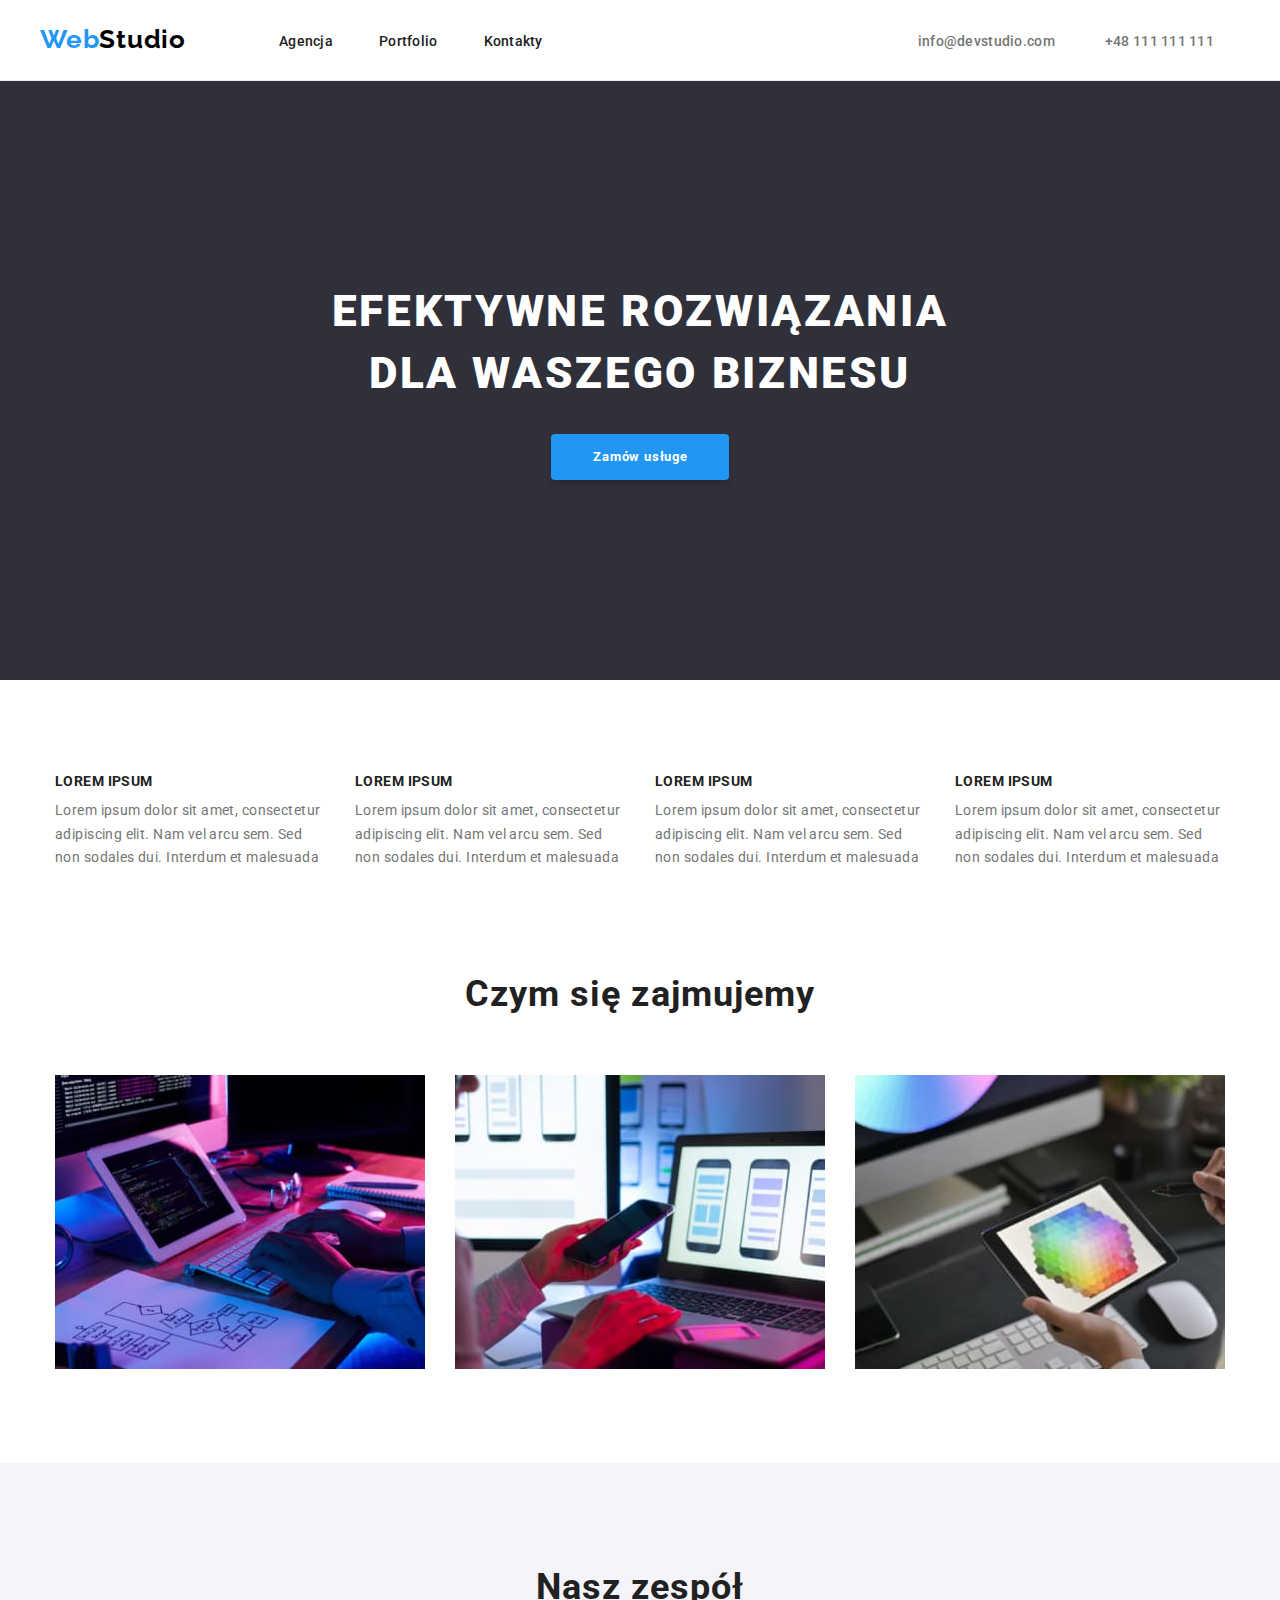
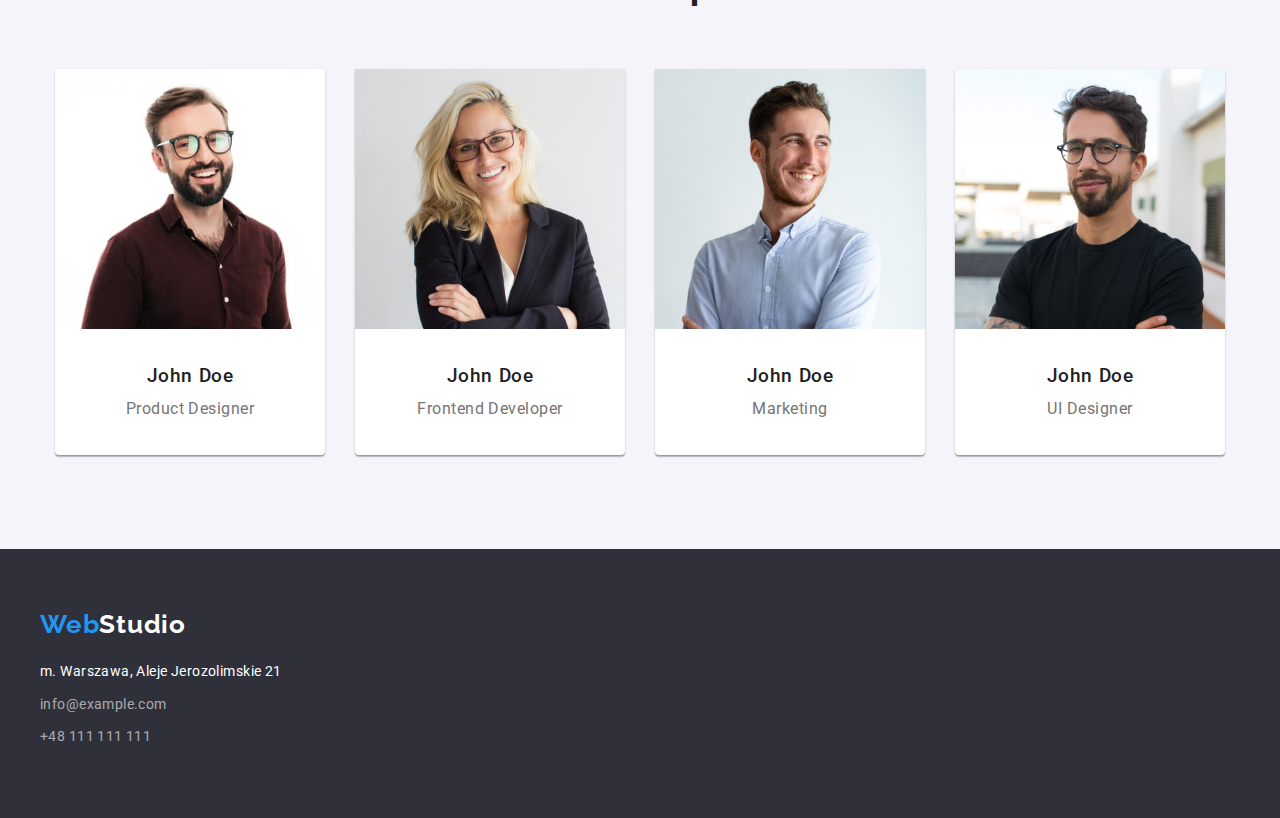
<file: index.html>
<!DOCTYPE html>
<html lang="pl">
  <head>
    <meta charset="UTF-8" />
    <meta http-equiv="X-UA-Compatible" content="IE=edge" />
    <meta name="viewport" content="width=device-width, initial-scale=1.0" />
    <link rel="preconnect" href="https://fonts.googleapis.com" />
    <link rel="preconnect" href="https://fonts.gstatic.com" crossorigin />
    <link
      href="https://fonts.googleapis.com/css2?family=Raleway:wght@700&family=Roboto:wght@400;500;700;900&display=swap"
      rel="stylesheet"
    />
    <link rel="stylesheet" href="./css/styles.css" />
    <title>Main Page</title>
    <link
      rel="stylesheet"
      href="https://cdnjs.cloudflare.com/ajax/libs/modern-normalize/1.1.0/modern-normalize.min.css"
      integrity="sha512-wpPYUAdjBVSE4KJnH1VR1HeZfpl1ub8YT/NKx4PuQ5NmX2tKuGu6U/JRp5y+Y8XG2tV+wKQpNHVUX03MfMFn9Q=="
      crossorigin="anonymous"
      referrerpolicy="no-referrer"
    />
  </head>
  <body>
    <header class="header">
      <div class="container header-container">
        <!-- Logo -->

        <a href="./index.html" class="header-logo"
          >Web<span class="header-logo-span">Studio</span></a
        >
        <!-- Navigation -->
        <nav>
          <ul class="navigation">
            <li class="navigation-item">
              <a class="navigation-link" href="./index.html">Agencja</a>
            </li>
            <li class="navigation-item">
              <a class="navigation-link" href="./portfolio.html">Portfolio</a>
            </li>
            <li class="navigation-item"><a class="navigation-link" href="#">Kontakty</a></li>
          </ul>
        </nav>

        <!-- Header Contact -->
        <ul class="header-contact">
          <li class="header-contact-item">
            <a href="mailto:info@devstudio.com" class="header-contact-link">info@devstudio.com</a>
          </li>
          <li class="header-contact-item">
            <a href="tel:+48111111111" class="header-contact-link"> +48 111 111 111 </a>
          </li>
        </ul>
      </div>
    </header>

    <main>
      <!-- Solution -->
      <section class="solution">
        <div class="container solution-container">
          <h1 class="solution-title">EFEKTYWNE ROZWIĄZANIA DLA WASZEGO BIZNESU</h1>
          <button type="button" class="solution-button">Zamów usługe</button>
        </div>
      </section>
      <!-- Advantages -->
      <section class="advantages">
        <div class="advantages-container">
          <ul class="advantages-list container">
            <li class="advantages-item">
              <h3 class="advantages-title">LOREM IPSUM</h3>
              <p class="advatages-describtion">
                Lorem ipsum dolor sit amet, consectetur adipiscing elit. Nam vel arcu sem. Sed non
                sodales dui. Interdum et malesuada
              </p>
            </li>
            <li class="advantages-item">
              <h3 class="advantages-title">LOREM IPSUM</h3>
              <p class="advatages-describtion">
                Lorem ipsum dolor sit amet, consectetur adipiscing elit. Nam vel arcu sem. Sed non
                sodales dui. Interdum et malesuada
              </p>
            </li>
            <li class="advantages-item">
              <h3 class="advantages-title">LOREM IPSUM</h3>
              <p class="advatages-describtion">
                Lorem ipsum dolor sit amet, consectetur adipiscing elit. Nam vel arcu sem. Sed non
                sodales dui. Interdum et malesuada
              </p>
            </li>
            <li class="advantages-item">
              <h3 class="advantages-title">LOREM IPSUM</h3>
              <p class="advatages-describtion">
                Lorem ipsum dolor sit amet, consectetur adipiscing elit. Nam vel arcu sem. Sed non
                sodales dui. Interdum et malesuada
              </p>
            </li>
          </ul>
        </div>
      </section>
      <!-- What we do -->
      <section class="our-job">
        <div class="container">
          <h2 class="our-job-title">Czym się zajmujemy</h2>
          <ul class="our-job-list container">
            <li class="our-job-item">
              <img src="./images/box_1.jpg" alt="Pisanie kodów" width="370" height="294" />
            </li>
            <li class="our-job-item">
              <img src="./images/box_2.jpg" alt="Tworzenie aplikacji" width="370" height="294" />
            </li>
            <li class="our-job-item">
              <img src="./images/box_3.jpg" alt="Design strony" width="370" height="294" />
            </li>
          </ul>
        </div>
      </section>
      <!-- Our squad -->
      <section class="our-squad">
        <div class="container">
          <h2 class="our-squad-title">Nasz zespół</h2>
          <ul class="our-squad-list">
            <li class="our-squad-item">
              <figure>
                <img
                  src="./images/img_1.jpg"
                  alt="Photo of Product Designer"
                  width="270"
                  height="260"
                />
                <figcaption class="our-squad-describtion">
                  <h3 class="our-squad-name">John Doe</h3>
                  <p class="our-squad-rank">Product Designer</p>
                </figcaption>
              </figure>
            </li>
            <li class="our-squad-item">
              <figure>
                <img
                  src="./images/img_2.jpg"
                  alt="Photo of Frontend Developer"
                  width="270"
                  height="260"
                />
                <figcaption class="our-squad-describtion">
                  <h3 class="our-squad-name">John Doe</h3>
                  <p class="our-squad-rank">Frontend Developer</p>
                </figcaption>
              </figure>
            </li>
            <li class="our-squad-item">
              <figure>
                <img src="./images/img_3.jpg" alt="Photo of Marketer" width="270" height="260" />
                <figcaption class="our-squad-describtion">
                  <h3 class="our-squad-name">John Doe</h3>
                  <p class="our-squad-rank">Marketing</p>
                </figcaption>
              </figure>
            </li>
            <li class="our-squad-item">
              <figure>
                <img src="./images/img_4.jpg" alt="Photo of UI Designer" width="270" height="260" />
                <figcaption class="our-squad-describtion">
                  <h3 class="our-squad-name">John Doe</h3>
                  <p class="our-squad-rank">UI Designer</p>
                </figcaption>
              </figure>
            </li>
          </ul>
        </div>
      </section>
    </main>

    <footer class="footer">
      <div class="container footer-container">
        <!-- Logo footer -->
        <a href="./index.html" class="footer-logo"
          >Web<span class="footer-logo-span">Studio</span></a
        >
        <!-- Aaddress footer -->
        <address class="footer-address">
          <ul>
            <li style="padding-bottom: 9px"><p>m. Warszawa, Aleje Jerozolimskie 21</p></li>

            <li style="padding-bottom: 9px">
              <a href="mailto:info@example.com" class="footer-ref">info@example.com</a>
            </li>
            <li style="padding-bottom: 9px">
              <a href="tel:+48111111111" class="footer-ref">+48 111 111 111</a>
            </li>
          </ul>
        </address>
      </div>
    </footer>
  </body>
</html>
</file>
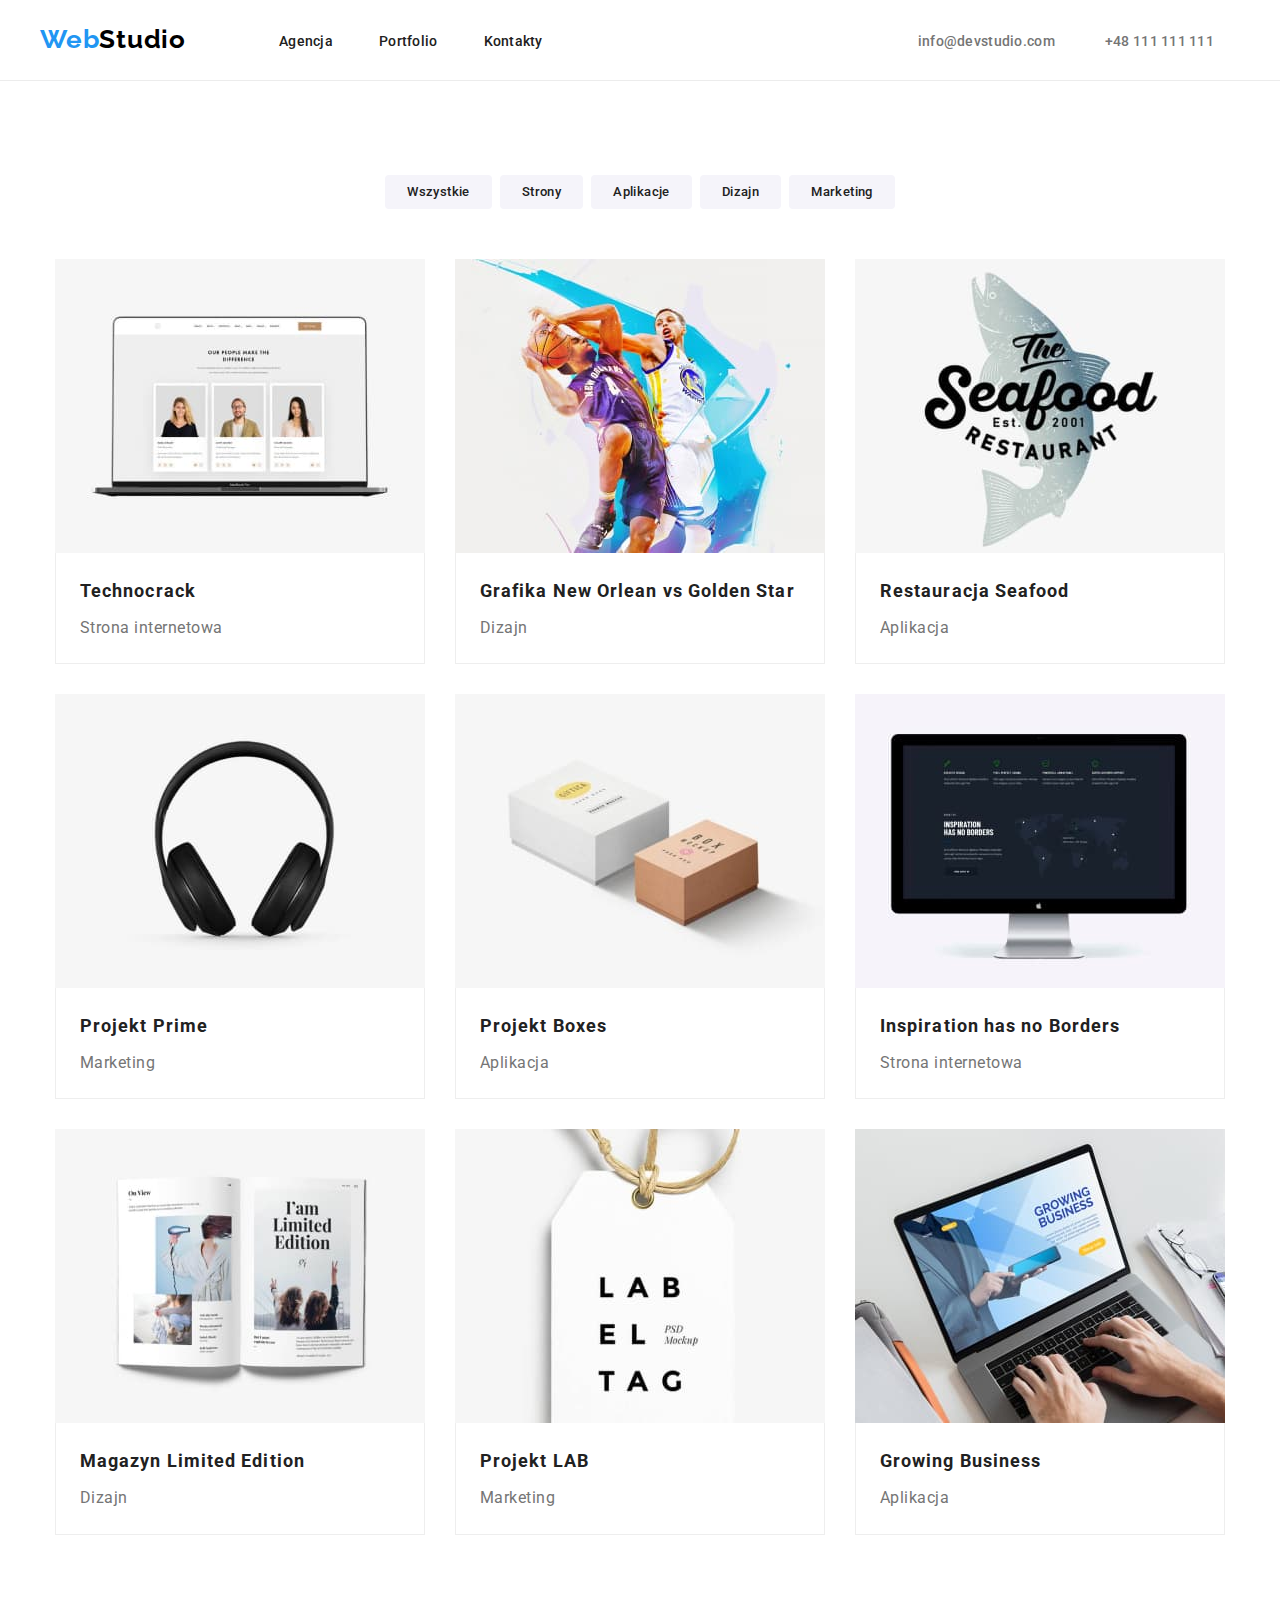
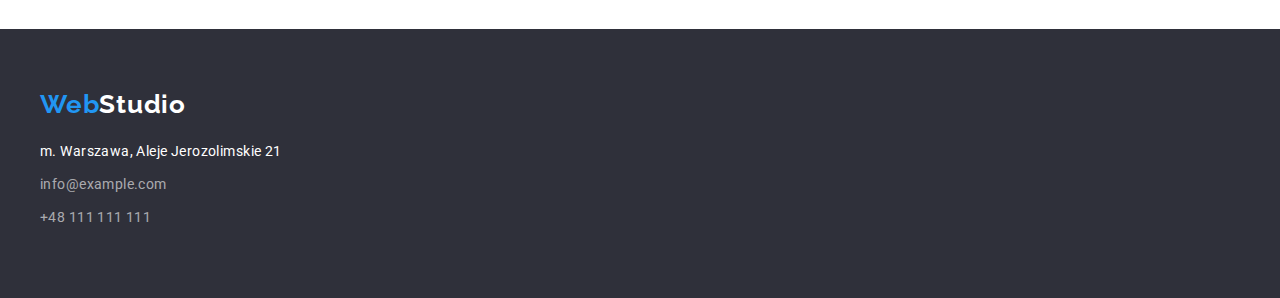
<file: portfolio.html>
<!DOCTYPE html>
<html lang="pl">
  <head>
    <meta charset="UTF-8" />
    <meta http-equiv="X-UA-Compatible" content="IE=edge" />
    <meta name="viewport" content="width=device-width, initial-scale=1.0" />
    <link rel="preconnect" href="https://fonts.googleapis.com" />
    <link rel="preconnect" href="https://fonts.gstatic.com" crossorigin />
    <link
      href="https://fonts.googleapis.com/css2?family=Raleway:wght@700&family=Roboto:wght@400;500;700;900&display=swap"
      rel="stylesheet"
    />
    <link rel="stylesheet" href="./css/styles.css" />
    <title>Portfolio</title>
    <link
      rel="stylesheet"
      href="https://cdnjs.cloudflare.com/ajax/libs/modern-normalize/1.1.0/modern-normalize.min.css"
      integrity="sha512-wpPYUAdjBVSE4KJnH1VR1HeZfpl1ub8YT/NKx4PuQ5NmX2tKuGu6U/JRp5y+Y8XG2tV+wKQpNHVUX03MfMFn9Q=="
      crossorigin="anonymous"
      referrerpolicy="no-referrer"
    />
  </head>

  <body>
    <header class="header">
      <div class="container header-container">
        <!-- Logo of Main page -->
        <a href="./index.html" class="header-logo"
          >Web<span class="header-logo-span">Studio</span></a
        >
        <!-- Main navi of page -->
        <nav>
          <ul class="navigation">
            <li class="navigation-item">
              <a class="navigation-link" href="./index.html">Agencja</a>
            </li>
            <li class="navigation-item">
              <a class="navigation-link" href="./portfolio.html">Portfolio</a>
            </li>
            <li class="navigation-item"><a class="navigation-link" href="#">Kontakty</a></li>
          </ul>
        </nav>
        <!-- Header contact -->
        <ul class="header-contact">
          <li class="header-contact-item">
            <a href="mailto:info@devstudio.com" class="header-contact-link">info@devstudio.com</a>
          </li>
          <li class="header-contact-item">
            <a href="tel:+48111111111" class="header-contact-link"> +48 111 111 111 </a>
          </li>
        </ul>
      </div>
    </header>

    <main>
      <section>
        <!-- Filter button -->
        <div class="container">
          <ul class="filter">
            <li class="filter-item">
              <button class="filter-button" type="button">Wszystkie</button>
            </li>
            <li class="filter-item"><button class="filter-button" type="button">Strony</button></li>
            <li class="filter-item">
              <button class="filter-button" type="button">Aplikacje</button>
            </li>
            <li class="filter-item"><button class="filter-button" type="button">Dizajn</button></li>
            <li class="filter-item">
              <button class="filter-button" type="button">Marketing</button>
            </li>
          </ul>
        </div>
        <!-- Projects -->
        <div class="container container-projects">
          <ul class="project">
            <li class="project-item">
              <figure>
                <img
                  src="./images/Technocrack.jpg"
                  alt="Strona internetowa Technocrack."
                  width="370"
                  height="294"
                />
                <figcaption class="project-description">
                  <h3 class="project-name">Technocrack</h3>
                  <p class="project-kind">Strona internetowa</p>
                </figcaption>
              </figure>
            </li>
            <li class="project-item">
              <figure>
                <img
                  src="./images/graphics.jpg"
                  alt="Zawodnicy zespołów New Orlean oraz Golden Star rozgrywają pojedynek"
                  width="370"
                  height="294"
                />
                <figcaption class="project-description">
                  <h3 class="project-name">Grafika New Orlean vs Golden Star</h3>
                  <p class="project-kind">Dizajn</p>
                </figcaption>
              </figure>
            </li>
            <li class="project-item">
              <figure>
                <img
                  src="./images/Restauration.jpg"
                  alt="Logo restauracji seafood"
                  width="370"
                  height="294"
                />
                <figcaption class="project-description">
                  <h3 class="project-name">Restauracja Seafood</h3>
                  <p class="project-kind">Aplikacja</p>
                </figcaption>
              </figure>
            </li>
            <li class="project-item">
              <figure>
                <img
                  src="./images/project.jpg"
                  alt="Słuchawki komputerowe"
                  width="370"
                  height="294"
                />
                <figcaption class="project-description">
                  <h3 class="project-name">Projekt Prime</h3>
                  <p class="project-kind">Marketing</p>
                </figcaption>
              </figure>
            </li>
            <li class="project-item">
              <figure>
                <img
                  src="./images/Project_boxes.jpg"
                  alt="Dwa puste pudełka"
                  width="370"
                  height="294"
                />
                <figcaption class="project-description">
                  <h3 class="project-name">Projekt Boxes</h3>
                  <p class="project-kind">Aplikacja</p>
                </figcaption>
              </figure>
            </li>
            <li class="project-item">
              <figure>
                <img
                  src="./images/Inspiration.jpg"
                  alt="Ekran monitora ze stroną internetową Inspiration has no Borders"
                  width="370"
                  height="294"
                />
                <figcaption class="project-description">
                  <h3 class="project-name">Inspiration has no Borders</h3>
                  <p class="project-kind">Strona internetowa</p>
                </figcaption>
              </figure>
            </li>
            <li class="project-item">
              <figure>
                <img
                  src="./images/magazine.jpg"
                  alt="Książka przestawiająca magazyn Limited Edition"
                  width="370"
                  height="294"
                />
                <figcaption class="project-description">
                  <h3 class="project-name">Magazyn Limited Edition</h3>
                  <p class="project-kind">Dizajn</p>
                </figcaption>
              </figure>
            </li>
            <li class="project-item">
              <figure>
                <img
                  src="./images/project_lab.jpg"
                  alt="Zawieszka Label TAG"
                  width="370"
                  height="294"
                />
                <figcaption class="project-description">
                  <h3 class="project-name">Projekt LAB</h3>
                  <p class="project-kind">Marketing</p>
                </figcaption>
              </figure>
            </li>
            <li class="project-item">
              <figure>
                <img
                  src="./images/growing.jpg"
                  alt="Laptop na którym otwarta jest aplikacja Growing Business"
                  width="370"
                  height="294"
                />
                <figcaption class="project-description">
                  <h3 class="project-name">Growing Business</h3>
                  <p class="project-kind">Aplikacja</p>
                </figcaption>
              </figure>
            </li>
          </ul>
        </div>
      </section>
    </main>

    <footer class="footer">
      <div class="container footer-container">
        <!-- Logo footer -->
        <a href="./index.html" class="footer-logo"
          >Web<span class="footer-logo-span">Studio</span></a
        >
        <!-- Address footer -->
        <address class="footer-address">
          <ul>
            <li style="padding-bottom: 9px"><p>m. Warszawa, Aleje Jerozolimskie 21</p></li>
            <li style="padding-bottom: 9px">
              <a href="mailto:info@example.com" class="footer-ref">info@example.com</a>
            </li>
            <li style="padding-bottom: 9px">
              <a href="tel:+48111111111" class="footer-ref">+48 111 111 111</a>
            </li>
          </ul>
        </address>
      </div>
    </footer>
  </body>
</html>
</file>
<file: css/styles.css>
:root {
  --color-text-main: #212121;
  --color-text-black: rgb(0, 0, 0);
  --color-hover: #2196f3;
  --color-text-white: #ffffff;
  --color-text-grey: #757575;
  --color-text-grey-opacity: rgba(255, 255, 255, 0.6);
  --color-background-squad: #f5f4fa;
  --color-background-solution: #2f303a;
  --color-header-line: rgba(236, 236, 236, 1);
  --color-border-line: #eeeeee;
  --font-primary: 'Roboto', sans-serif;
  --font-secondary: 'Raleway';
}
a {
  text-decoration: none;
}
li {
  list-style: none;
}
button {
  cursor: pointer;
}
img {
  display: block;
}
/* BODY STYLE */
body {
  font-family: var(--font-primary);
  color: var(--color-text-main);
}
/* HELPFUL CONTAINER */
.container {
  width: 1200px;
  margin: 0 auto;
}
/* GLOBAL STYLE */
* {
  margin: 0;
  padding: 0;
  box-sizing: border-box;
}

/* PAGE LOGO */
.header-logo {
  font-family: var(--font-secondary);
  font-weight: 700;
  font-size: 26px;
  line-height: 1.2;
  /* identical to box height */

  letter-spacing: 0.03em;
  color: var(--color-hover);
  margin-right: 93px;
}
.header-logo-span {
  color: var(--color-text-black);
}
.header-container {
  display: flex;
  height: 80px;
  align-items: center;
}
.navigation {
  display: flex;
  gap: 46px;
  margin-right: 375px;
}
.navigation-link {
  font-family: var(--font-primary);

  font-weight: 500;
  font-size: 14px;
  line-height: 1.1;
  letter-spacing: 0.02em;
  color: var(--color-text-main);
}
.navigation-link:is(:hover, :focus) {
  color: var(--color-hover);
}
.header-contact {
  display: flex;
  gap: 50px;
}
.header-contact-link {
  font-family: var(--font-primary);
  font-weight: 500;
  font-size: 14px;
  line-height: 1.1;
  letter-spacing: 0.02em;
  color: var(--color-text-grey);
}
.header-contact-link:is(:hover, :focus) {
  color: var(--color-hover);
}
header {
  border-bottom: 1px solid var(--color-header-line);
}
.solution,
.footer {
  background-color: var(--color-background-solution);
}
.solution-container {
  display: flex;
  flex-direction: column;
  align-items: center;
  gap: 30px;
}
.solution-title {
  color: var(--color-text-white);
  font-family: var(--font-primary);
  font-weight: 900;
  font-size: 44px;
  line-height: 1.4;
  /* or 136% */

  text-align: center;
  letter-spacing: 0.06em;
  text-transform: uppercase;
  margin-top: 200px;
  width: 696px;
}
.solution-button {
  background-color: var(--color-hover);
  color: var(--color-text-white);
  box-shadow: 0px 4px 4px rgba(0, 0, 0, 0.15);
  border-radius: 4px;
  border: none;
  font-family: var(--font-primary);
  font-weight: 700;
  line-height: 1.9;
  /* identical to box height, or 188% */

  align-items: center;
  text-align: center;
  letter-spacing: 0.06em;
  padding: 10px 41px 10px 42px;
  margin-bottom: 200px;
}
.advantages-list {
  display: flex;
  gap: 30px;
  margin-top: 94px;
  margin-bottom: 94px;
  justify-content: center;
}
.advantages-item {
  width: 270px;
}
.advantages-title {
  font-family: var(--font-primary);

  font-weight: 700;
  font-size: 14px;
  line-height: 1.1;
  letter-spacing: 0.03em;
  text-transform: uppercase;
  color: var(--color-text-main);
  margin-bottom: 10px;
}
.advatages-describtion {
  font-family: var(--font-primary);

  font-weight: 400;
  font-size: 14px;
  line-height: 1.7;
  /* or 171% */

  letter-spacing: 0.03em;
  color: var(--color-text-grey);
}
.our-job-title {
  font-family: var(--font-primary);
  font-weight: 700;
  font-size: 36px;
  line-height: 1.7;
  text-align: center;
  letter-spacing: 0.03em;
  color: var(--color-text-main);
  margin-bottom: 50px;
}
.our-job-list {
  display: flex;
  gap: 30px;
  justify-content: center;
  padding-bottom: 94px;
}
.our-squad {
  background-color: var(--color-background-squad);
}
.our-squad-title {
  font-family: var(--font-primary);
  font-weight: 700;
  font-size: 36px;
  line-height: 1.7;
  text-align: center;
  letter-spacing: 0.03em;
  color: var(--color-text-main);
  padding-top: 94px;
  margin-bottom: 50px;
}
.our-squad-list {
  display: flex;
  gap: 30px;
  justify-content: center;
  padding-bottom: 94px;
}
.our-squad-item {
  background-color: var(--color-text-white);
  box-shadow: 0px 1px 3px rgba(0, 0, 0, 0.12), 0px 1px 1px rgba(0, 0, 0, 0.14),
    0px 2px 1px rgba(0, 0, 0, 0.2);
  border-radius: 0px 0px 4px 4px;
}
.our-squad-name {
  font-family: var(--font-primary);
  font-weight: 500;
  line-height: 1.9;
  /* identical to box height */

  text-align: center;
  letter-spacing: 0.03em;
  color: var(--color-text-main);
  padding-top: 30px;
}
.our-squad-rank {
  font-family: var(--font-primary);
  font-weight: 400;
  line-height: 1.9;
  /* identical to box height */

  text-align: center;
  letter-spacing: 0.03em;
  color: var(--color-text-grey);
  padding-bottom: 30px;
}

.footer-container {
  padding: 60px 0;
}
.footer-logo {
  font-family: var(--font-secondary);
  font-weight: 700;
  font-size: 26px;
  line-height: 1.2;
  /* identical to box height */

  letter-spacing: 0.03em;
  color: var(--color-hover);
}
.footer-logo-span {
  color: var(--color-text-white);
}
.footer-address {
  font-family: var(--font-primary);
  font-style: normal;
  font-weight: 400;

  font-size: 14px;
  line-height: 1.7;
  /* or 171% */

  letter-spacing: 0.03em;
  color: var(--color-text-white);
  margin-top: 20px;
  display: flex;
  flex-direction: column;
  gap: 9px;
}
.footer-ref {
  font-family: var(--font-primary);
  font-style: normal;
  font-weight: 400;

  font-size: 14px;
  line-height: 1.7;
  /* or 171% */

  letter-spacing: 0.03em;
  color: var(--color-text-grey-opacity);
}
.filter {
  display: flex;
  justify-content: center;
  gap: 8px;
  margin-top: 94px;
  margin-bottom: 50px;
}
.filter-button {
  background-color: var(--color-background-squad);
  border: none;
  border-radius: 4px;
  font-family: var(--font-primary);
  font-weight: 500;
  line-height: 1.62;
  /* identical to box height, or 162% */

  text-align: center;
  letter-spacing: 0.03em;
  color: var(--color-text-main);
  padding: 6px 22px;
}
.filter-button:is(:hover, :focus) {
  background: var(--color-hover);
  /* shadow middle */

  box-shadow: 0px 3px 1px rgba(0, 0, 0, 0.1), 0px 1px 2px rgba(0, 0, 0, 0.08),
    0px 2px 2px rgba(0, 0, 0, 0.12);
  border-radius: 4px;
  color: var(--color-text-white);
}
.project {
  display: flex;
  flex-wrap: wrap;
  gap: 30px;
  justify-content: center;
  align-items: center;
  margin-bottom: 94px;
}
.project-description {
  border-right: 1px solid var(--color-border-line);
  border-left: 1px solid var(--color-border-line);
  border-bottom: 1px solid var(--color-border-line);
  display: flex;
  flex-direction: column;
  gap: 4px;
  padding: 20px 24px;
}
.project-name {
  font-family: var(--font-primary);
  font-weight: 700;
  font-size: 18px;
  line-height: 2;
  /* identical to box height, or 200% */
  letter-spacing: 0.06em;
  color: var(--color-text-main);
}
.project-kind {
  font-family: var(--font-primary);
  font-weight: 400;
  line-height: 1.9;
  /* identical to box height, or 188% */
  letter-spacing: 0.03em;
  color: var(--color-text-grey);
}
</file>
